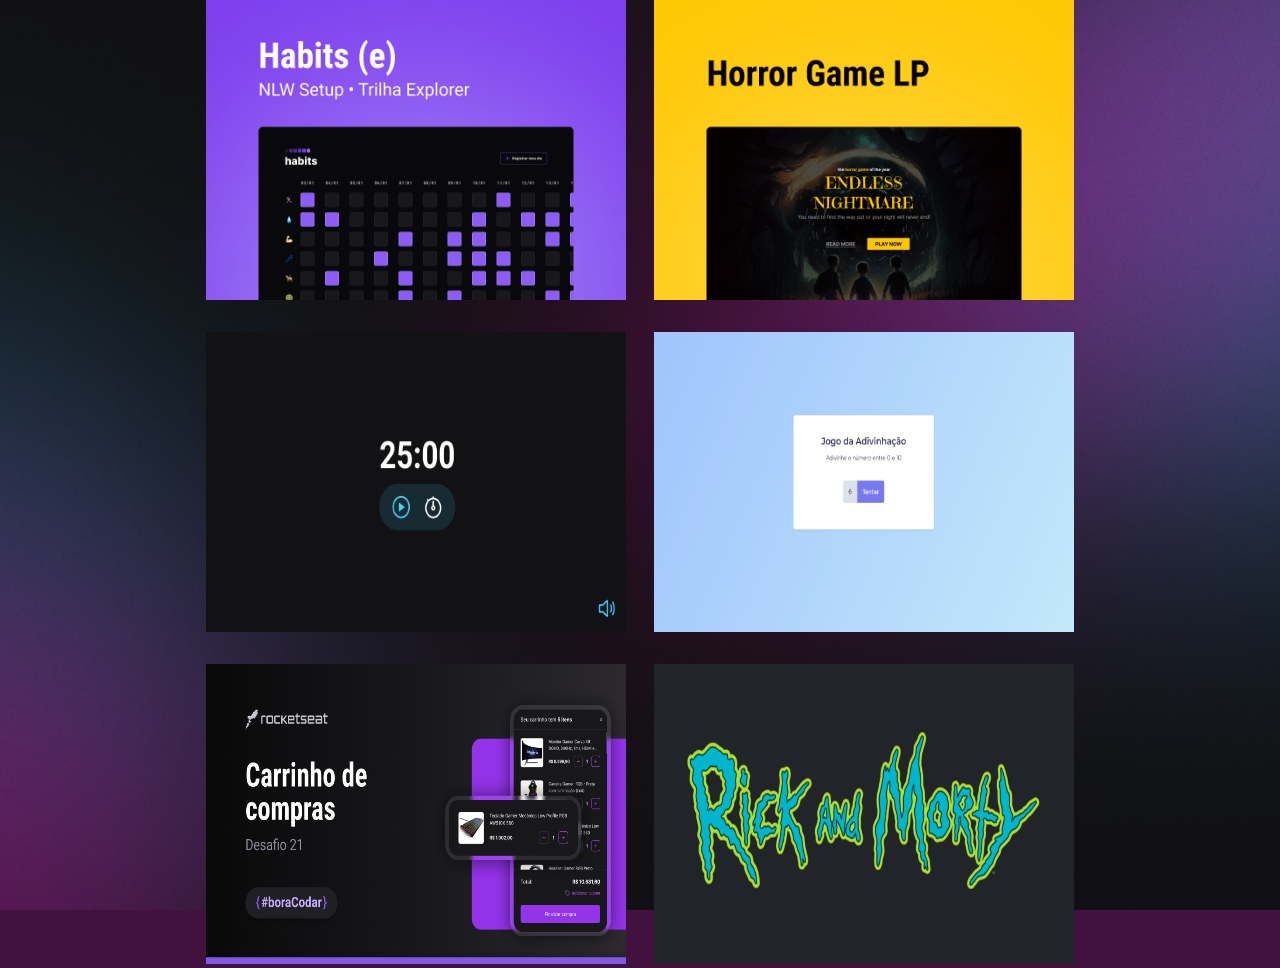
<file: project.html>
<!DOCTYPE html>
<html lang="pt-br">

<head>
  <meta charset="UTF-8">
  <meta http-equiv="X-UA-Compatible" content="IE=edge">
  <meta name="viewport" content="width=device-width, initial-scale=1.0">
  <title>Projetos</title>

  <link rel="stylesheet" href="./style.project.css">
</head>

<body>
  <div id="container">
      <a href="https://landev01.github.io/Habits/" target="_blank"><img src="./assets/Cover (1).jpg" alt=""></a>
      <a href="https://landev01.github.io/horror-book/" target="_blank"><img src="./assets/Cover.png" alt=""></a>
      <a href="https://landev01.github.io/focusTimer" target="_blank"><img src="./assets/pomodoro.png" alt=""></a>
      <a href="https://landev01.github.io/guessing-game/" target="_blank"><img src="./assets/Screen1.png" alt=""></a>
      <a href="https://landev01.github.io/shopping-cart/"><img src="./assets/boracodar.png" alt="" target="_blank"></a>
      <a href="https://landev01.github.io/projeto/" target="_blank"><img src="./assets/rick.png" alt=""></a>
  </div>
</body>

<script>
  function toggleMode() {
    const html = document.documentElement
    html.classList.toggle('light')
  }
</script>

</html>
</file>
<file: style.project.css>
* {
  margin: 0;
  padding: 0;
  box-sizing: border-box;
}

:root {
  --text-color: white;
  --bg-url: url(./assets/mobile.jpg);
  --stroke-color: rgba(255, 255, 255, 0.5);
  --surface-color: rgba(255, 255, 255, 0.05);
  --surface-color-hover: rgba(0, 0, 0, 0.2);
  --highlight-color: rgba(255, 255, 255, 0.2);
  --switch-bg-url: url(./assets/moon-stars.svg);
}

.light {
  --text-color: black;
  --bg-url: url(./assets/light.jpg);
  --stroke-color: rgba(0, 0, 0, 0.5);
  --surface-color: rgba(0, 0, 0, 0.05);
  --surface-color-hover: rgba(0, 0, 0, 0.2);
  --highlight-color: rgba(0, 0, 0, 0.1);
  --switch-bg-url: url(./assets/sun.svg);
}

body {
  background: var(--bg-url) no-repeat top center/ 100%;
  background-color: #40123d;
}

body * {
  font-family: "Inter", sans-serif;
  color: var(--text-color);

  
}

#container {
  height: 100vh;
  display: flex;
  justify-content: center;
  align-items: center;

  width: 100%;
  padding: 0 24px;
  display: flex;
  justify-content: center;
  align-items: center;
  gap: 28px;
  flex-wrap: wrap;
}

img {
  width: 420px;
  height: 300px;
}


@media (min-width: 700px) {
  :root {
    --bg-url: url(./assets/bg-desktop.jpg);
  }

  .light {
    --bg-url: url(./assets/bg-deskto-light.jpg);
  }
}

@media (max-width: 700px) {
  img {
    margin-top: 24px;
    width: 350px;
    height: 200px;
  } 
}

@keyframes slide-in {
  from {
    left: 0;
  }
  to {
    left: 50%;
  }
}

@keyframes slide-back {
  from {
    left: 50%;
  }
  to {
    left: 0;
  }
}
</file>
